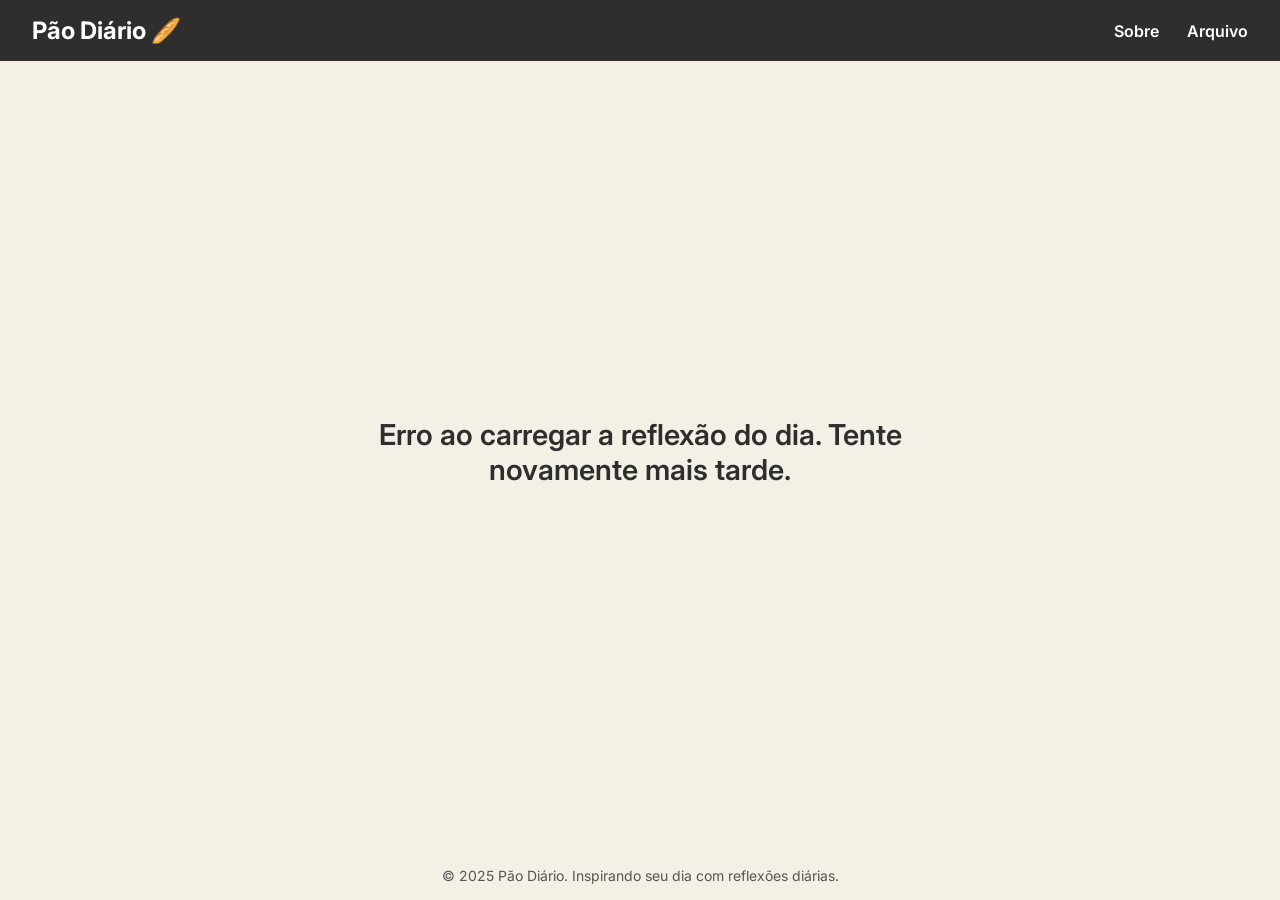
<file: index.html>
<!DOCTYPE html>
<html lang="pt-BR">
<head>
    <meta charset="UTF-8" />
    <meta name="viewport" content="width=device-width, initial-scale=1.0" />
    <title>Pão Diário</title>
    <link rel="preconnect" href="https://fonts.googleapis.com">
    <link rel="preconnect" href="https://fonts.gstatic.com" crossorigin>
    <link href="https://fonts.googleapis.com/css2?family=Inter:wght@400;600&display=swap" rel="stylesheet">
    <link rel="stylesheet" href="styles/styles.css">
</head>
<body>
  <header>
    <a href="index.html" style="text-decoration: none; color: inherit;">
        <h1>Pão Diário 🥖</h1>
    </a>
    <nav>
        <a href="sobre.html">Sobre</a>
        <a href="arquivo.html">Arquivo</a>
    </nav>
  </header>

  <main>
        <div class="reflexao-do-dia" id="frase">
            Carregando reflexão do dia...
        </div>
  </main>

  <footer>
        © 2025 Pão Diário. Inspirando seu dia com reflexões diárias.
  </footer>

  <script src="static/scripts/reflexao-do-dia.js"></script>
  </script>
</body>
</html>
</file>
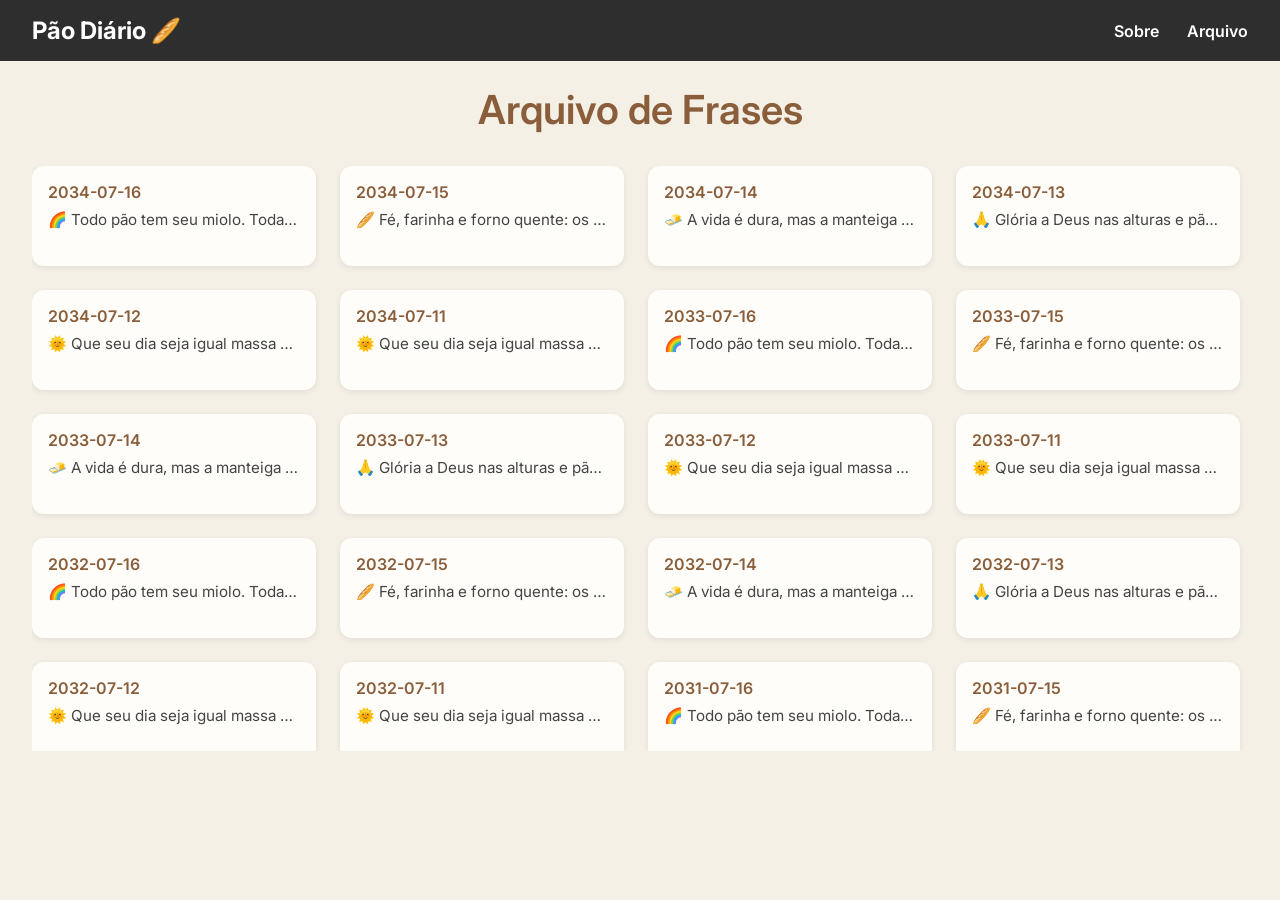
<file: arquivo.html>
<!DOCTYPE html>
<html lang="pt-BR">
<head>
  <meta charset="UTF-8" />
  <meta name="viewport" content="width=device-width, initial-scale=1" />
  <title>Arquivo - Pão Diário</title>
  <link href="https://fonts.googleapis.com/css2?family=Inter:wght@400;600&display=swap" rel="stylesheet">
  <link rel="stylesheet" href="styles/styles.css">
</head>
<body>
  <header>
    <a href="index.html" style="text-decoration: none; color: inherit;">
      <h1>Pão Diário 🥖</h1>
    </a>
    <nav>
      <a href="sobre.html">Sobre</a>
      <a href="arquivo.html">Arquivo</a>
    </nav>
  </header>

  <arquivoFrases>
    <h2>Arquivo de Frases</h2>
    <div class="cards-container" id="cardsContainer">
      <!-- Cards serão inseridos via JavaScript -->
    </div>
  </arquivoFrases>

  <script>
    const container = document.getElementById("cardsContainer");

    // Carrega o JSON externo
    fetch("data/frases.json")
      .then(res => res.json())
      .then(data => {
        const frases = [];

        // Percorre a estrutura aninhada
        for (const ano in data) {
          for (const mes in data[ano]) {
            for (const dia in data[ano][mes]) {
              const dateStr = `${ano}-${mes.padStart(2, '0')}-${dia.padStart(2, '0')}`;
              frases.push({
                date: dateStr,
                phrase: data[ano][mes][dia]
              });
            }
          }
        }

        // Ordena da mais recente para a mais antiga
        frases.sort((a, b) => new Date(b.date) - new Date(a.date));

        // Cria os cards
        frases.forEach(frase => {
          const card = document.createElement("div");
          card.className = "card";

          const dataDiv = document.createElement("div");
          dataDiv.className = "date";
          dataDiv.textContent = frase.date;

          const texto = document.createElement("div");
          texto.className = "phrase-preview";
          texto.textContent = frase.phrase;

          card.appendChild(dataDiv);
          card.appendChild(texto);
          container.appendChild(card);

          card.addEventListener('click', () => {
            window.location.href = `frase.html?data=${frase.date}`;
          });
        });
      })
      .catch(err => {
        const erro = document.createElement("div");
        erro.textContent = "Erro ao carregar frases.";
        erro.style.color = "red";
        container.appendChild(erro);
        console.error(err);
      });
  </script>
</body>
</html>
</file>
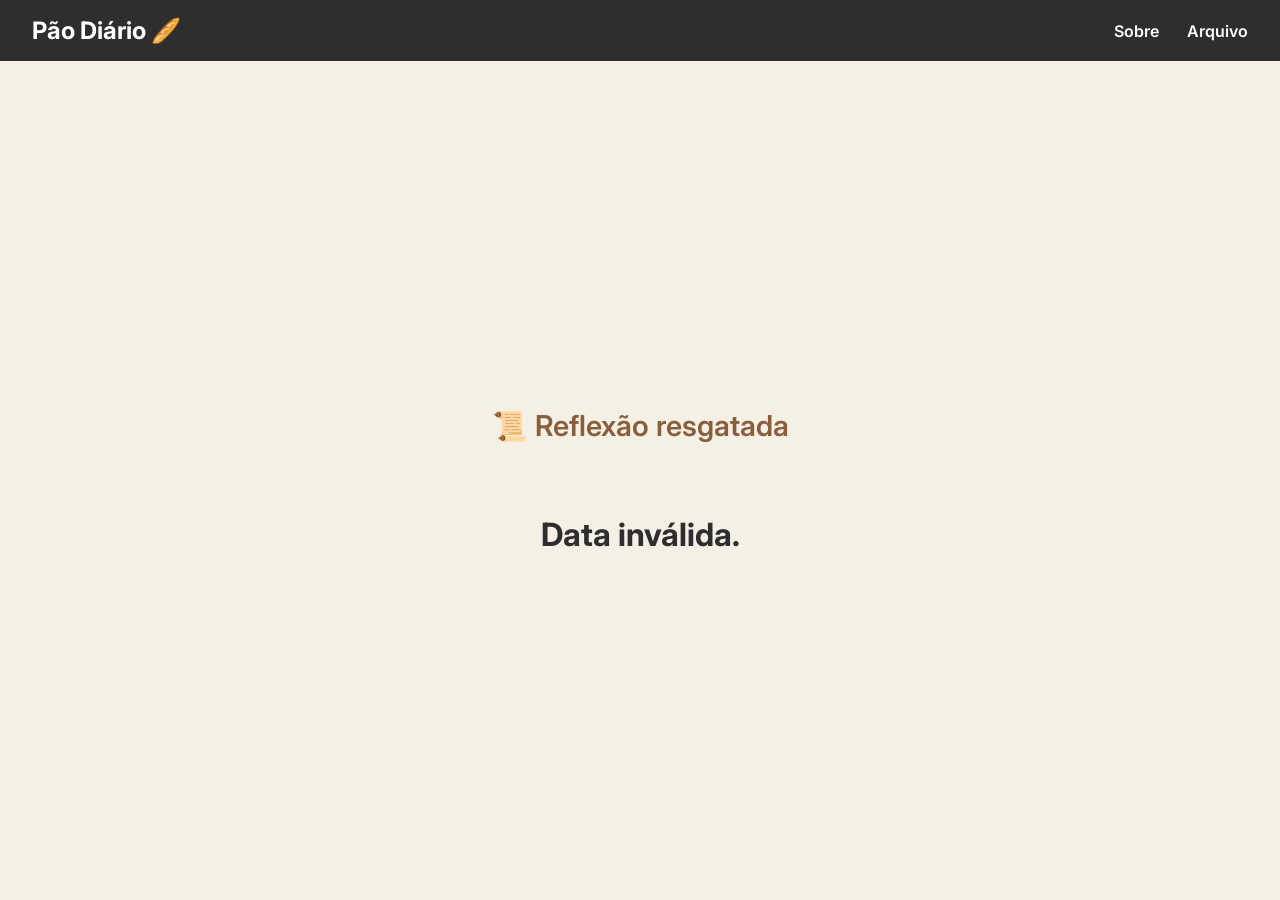
<file: reflexao-antiga.html>
<!DOCTYPE html>
<html lang="pt-BR">
<head>
  <meta charset="UTF-8" />
  <meta name="viewport" content="width=device-width, initial-scale=1" />
  <title>Reflexão Histórica - Pão Diário</title>
  <link href="https://fonts.googleapis.com/css2?family=Inter:wght@400;600&display=swap" rel="stylesheet">
  <link rel="stylesheet" href="styles/styles.css">
</head>
<body>
  <header>
    <a href="index.html" style="text-decoration: none; color: inherit;">
      <h1>Pão Diário 🥖</h1>
    </a>
    <nav>
      <a href="sobre.html">Sobre</a>
      <a href="arquivo.html">Arquivo</a>
    </nav>
  </header>

  <main style="text-align: center; padding: 4rem 2rem;">
    <h2 id="aviso">📜 Reflexão resgatada</h2>
    <p id="data" style="font-weight: 600; margin-top: 2rem;"></p>
    <h1 id="frase" style="font-size: 2rem; margin-top: 1rem;"></h1>
  </main>

  <script src="static/scripts/reflexao-antiga.js"></script>
</body>
</html>
</file>
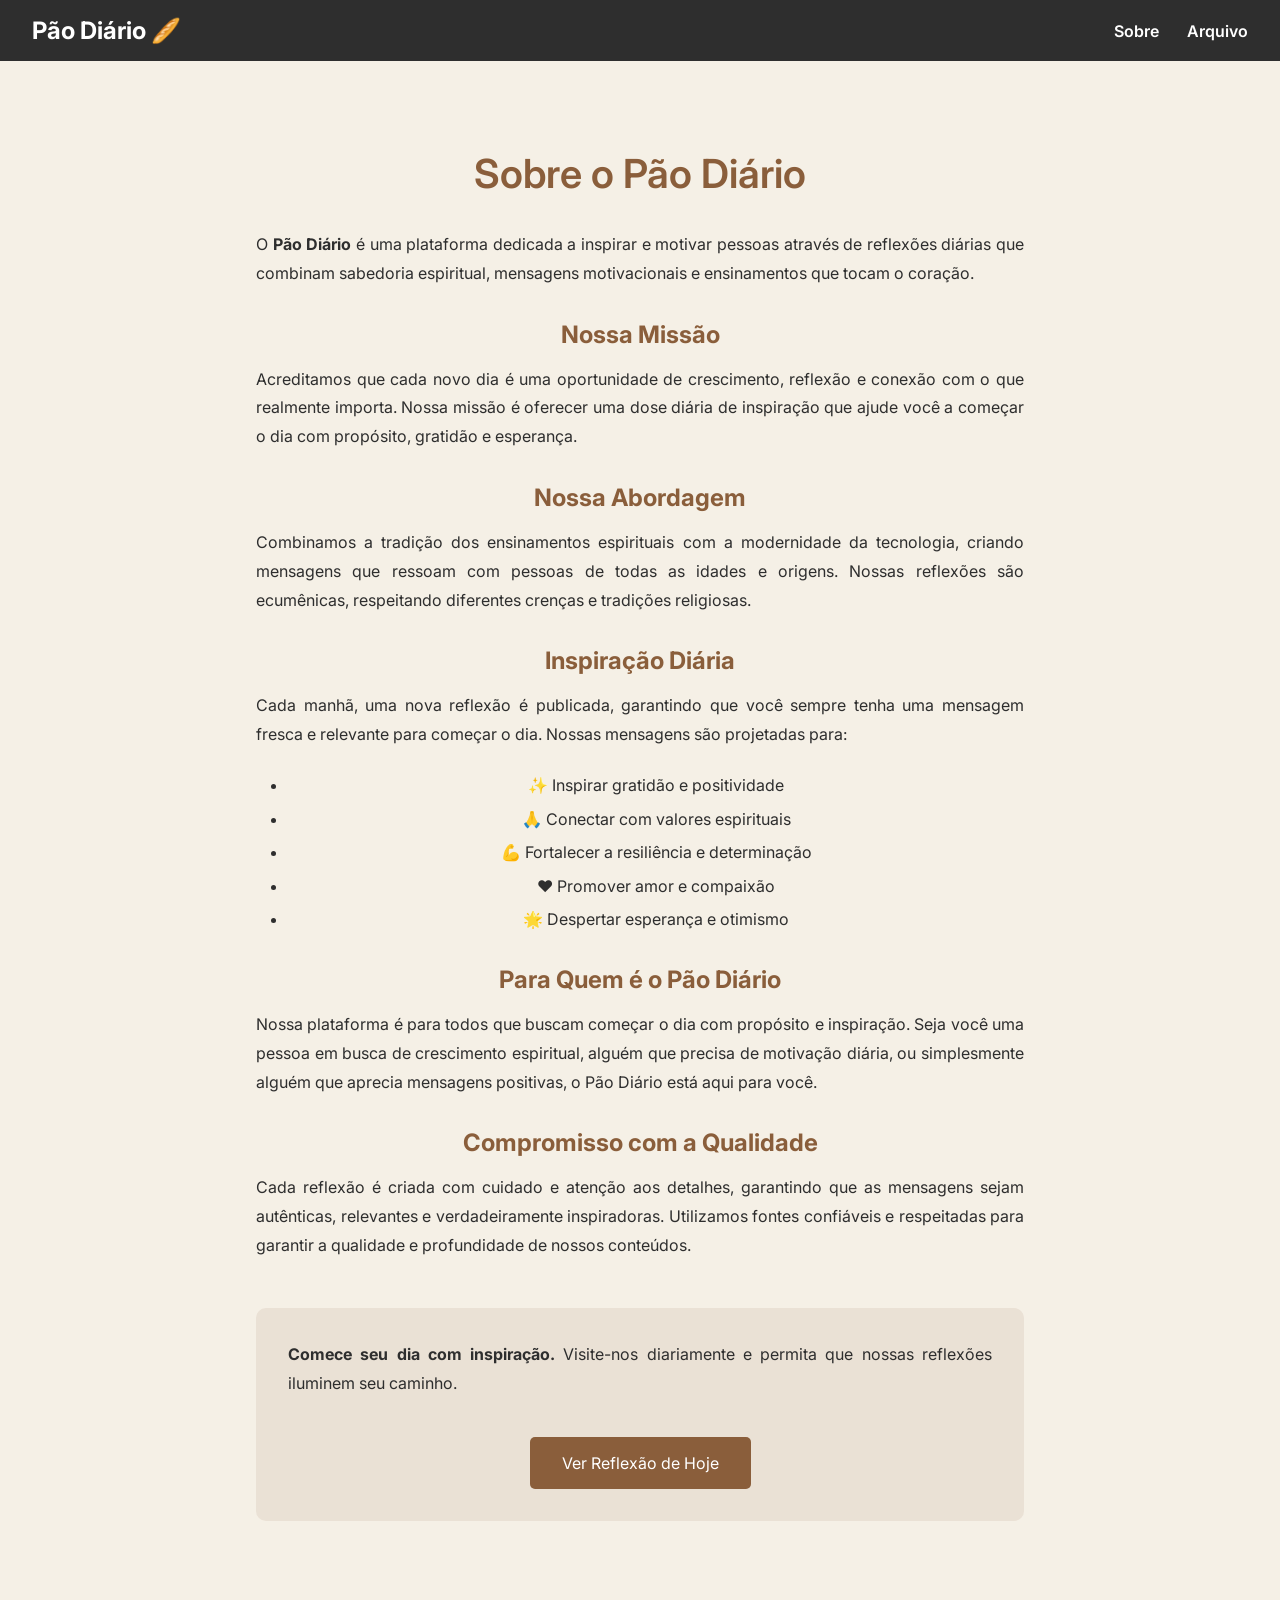
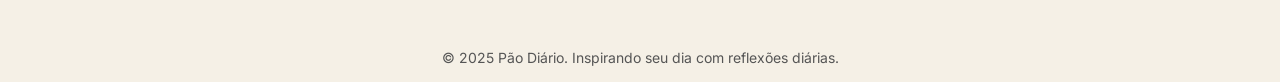
<file: sobre.html>
<!DOCTYPE html>
<html lang="pt-BR">
<head>
    <meta charset="UTF-8" />
    <meta name="viewport" content="width=device-width, initial-scale=1.0" />
    <title>Sobre - Pão Diário</title>
    <link rel="preconnect" href="https://fonts.googleapis.com">
    <link rel="preconnect" href="https://fonts.gstatic.com" crossorigin>
    <link href="https://fonts.googleapis.com/css2?family=Inter:wght@400;600&display=swap" rel="stylesheet">
    <link rel="stylesheet" href="styles/styles.css">
</head>
<body>
  <header>
    <a href="index.html" style="text-decoration: none; color: inherit;">
        <h1>Pão Diário 🥖</h1>
    </a>
    <nav>
        <a href="sobre.html">Sobre</a>
        <a href="arquivo.html">Arquivo</a>
    </nav>
  </header>

  <main>
    <div class="sobre-container">
        <h2>Sobre o Pão Diário</h2>
        
        <div class="sobre-content">
            <p>
                O <strong>Pão Diário</strong> é uma plataforma dedicada a inspirar e motivar pessoas através de reflexões diárias que combinam sabedoria espiritual, mensagens motivacionais e ensinamentos que tocam o coração.
            </p>
            
            <h3>Nossa Missão</h3>
            <p>
                Acreditamos que cada novo dia é uma oportunidade de crescimento, reflexão e conexão com o que realmente importa. Nossa missão é oferecer uma dose diária de inspiração que ajude você a começar o dia com propósito, gratidão e esperança.
            </p>
            
            <h3>Nossa Abordagem</h3>
            <p>
                Combinamos a tradição dos ensinamentos espirituais com a modernidade da tecnologia, criando mensagens que ressoam com pessoas de todas as idades e origens. Nossas reflexões são ecumênicas, respeitando diferentes crenças e tradições religiosas.
            </p>
            
            <h3>Inspiração Diária</h3>
            <p>
                Cada manhã, uma nova reflexão é publicada, garantindo que você sempre tenha uma mensagem fresca e relevante para começar o dia. Nossas mensagens são projetadas para:
            </p>
            
            <ul>
                <li>✨ Inspirar gratidão e positividade</li>
                <li>🙏 Conectar com valores espirituais</li>
                <li>💪 Fortalecer a resiliência e determinação</li>
                <li>❤️ Promover amor e compaixão</li>
                <li>🌟 Despertar esperança e otimismo</li>
            </ul>
            
            <h3>Para Quem é o Pão Diário</h3>
            <p>
                Nossa plataforma é para todos que buscam começar o dia com propósito e inspiração. Seja você uma pessoa em busca de crescimento espiritual, alguém que precisa de motivação diária, ou simplesmente alguém que aprecia mensagens positivas, o Pão Diário está aqui para você.
            </p>
            
            <h3>Compromisso com a Qualidade</h3>
            <p>
                Cada reflexão é criada com cuidado e atenção aos detalhes, garantindo que as mensagens sejam autênticas, relevantes e verdadeiramente inspiradoras. Utilizamos fontes confiáveis e respeitadas para garantir a qualidade e profundidade de nossos conteúdos.
            </p>
            
            <div class="cta-section">
                <p>
                    <strong>Comece seu dia com inspiração.</strong> Visite-nos diariamente e permita que nossas reflexões iluminem seu caminho.
                </p>
                <a href="index.html" class="cta-button">Ver Reflexão de Hoje</a>
            </div>
        </div>
    </div>
  </main>

  <footer>
        © 2025 Pão Diário. Inspirando seu dia com reflexões diárias.
  </footer>
</body>
</html>
</file>
<file: styles/styles.css>
:root {
    --bege-claro: #f5f0e6;
    --cinza-escuro: #2e2e2e;
    --cinza-medio: #555;
    --acentuada: #8a5e3b;
}

* {
    margin: 0;
    padding: 0;
    box-sizing: border-box;
}

body {
    font-family: 'Inter', sans-serif;
    background-color: var(--bege-claro);
    color: var(--cinza-escuro);
    display: flex;
    flex-direction: column;
    min-height: 100vh;
}

header {
    background-color: var(--cinza-escuro);
    color: white;
    padding: 1rem 2rem;
    display: flex;
    justify-content: space-between;
    align-items: center;
}

header h1 {
    font-size: 1.5rem;
}

nav a {
    margin-left: 1.5rem;
    text-decoration: none;
    color: white;
    font-weight: 600;
}

main {
    flex: 1;
    display: flex;
    flex-direction: column;
    justify-content: center;
    align-items: center;
    padding: 4rem 1rem;
    text-align: center;
}

.reflexao-do-dia {
    font-size: 1.8rem;
    font-weight: 600;
    max-width: 600px;
    margin-bottom: 2rem;
}

.imagem-ironica {
    width: 300px;
    opacity: 0.7;
}

footer {
    text-align: center;
    padding: 1rem;
    font-size: 0.875rem;
    color: var(--cinza-medio);
}

main {
    padding: 2rem;
    padding-top: 3.5rem; /* para não cobrir o conteúdo com o header */
    height: 100%;
}

arquivoFrases {
    padding: 2rem;
    padding-top: 1.5rem; 
    height: 100%;
}

h2 {
    text-align: center;
    margin-bottom: 1.5rem;
    font-size: 1.8rem;
    font-weight: 600;
}

.cards-container {
    display: grid;
    grid-template-columns: repeat(auto-fit, minmax(280px, 1fr));
    gap: 1.5rem;
    max-height: 65vh;
    overflow-y: auto;
    overflow-x: hidden;
    padding-right: 0.5rem;
    scroll-behavior: smooth;
    width: 100%;
}

.cards-container::-webkit-scrollbar {
    width: 8px;
}
.cards-container::-webkit-scrollbar-thumb {
    background-color: rgba(0, 0, 0, 0.15);
    border-radius: 4px;
}

.card {
    background-color: #fffdfa;
    border-radius: 12px;
    padding: 1rem;
    box-shadow: 0 2px 6px rgba(0, 0, 0, 0.08);
    transition: transform 0.2s ease, box-shadow 0.2s ease;
    display: flex;
    flex-direction: column;
    gap: 0.5rem;
    min-height: 100px;
    width: 100%;
    cursor: pointer;
}

.card:hover {
    transform: translateY(-2px);
    box-shadow: 0 6px 12px rgba(0, 0, 0, 0.12);
}

.date {
    font-weight: 600;
    color: #c85a1a;
    font-size: 1rem;
}

.phrase-preview {
    font-weight: 400;
    color: #444;
    overflow: hidden;
    text-overflow: ellipsis;
    white-space: nowrap;
    font-size: 0.95rem;
}

@media (max-width: 480px) {
    main {
    padding: 1rem;
    padding-top: 3.5rem;
    }

    h2 {
    font-size: 1.5rem;
    }

    nav a {
    margin-left: 1rem;
    font-size: 0.95rem;
    }
}

/* Estilos para a página Sobre */
.sobre-container {
    max-width: 800px;
    margin: 2rem auto;
    padding: 0 1rem;
}

.sobre-container h2 {
    color: var(--acentuada);
    margin-bottom: 2rem;
    text-align: center;
    font-size: 2.5rem;
}

.sobre-content h3 {
    color: var(--acentuada);
    margin: 2rem 0 1rem 0;
    font-size: 1.5rem;
}

.sobre-content p {
    line-height: 1.8;
    margin-bottom: 1.5rem;
    text-align: justify;
}

.sobre-content ul {
    margin: 1rem 0 1.5rem 2rem;
}

.sobre-content li {
    margin-bottom: 0.5rem;
    line-height: 1.6;
}

.cta-section {
    background-color: rgba(138, 94, 59, 0.1);
    padding: 2rem;
    border-radius: 10px;
    text-align: center;
    margin: 3rem 0;
}

.cta-button {
    display: inline-block;
    background-color: var(--acentuada);
    color: white;
    padding: 1rem 2rem;
    text-decoration: none;
    border-radius: 5px;
    margin-top: 1rem;
    transition: background-color 0.3s ease;
}

.cta-button:hover {
    background-color: #6d4a2e;
}

/* Estilos para a página Arquivo */
arquivoFrases h2 {
    color: var(--acentuada);
    text-align: center;
    margin-bottom: 2rem;
    font-size: 2.5rem;
}

.date {
    color: var(--acentuada);
    font-weight: 600;
}

/* Estilos para a página Reflexão Antiga */
#aviso {
    color: var(--acentuada);
}

#data {
    color: var(--acentuada);
    font-weight: 600;
}
</file>
